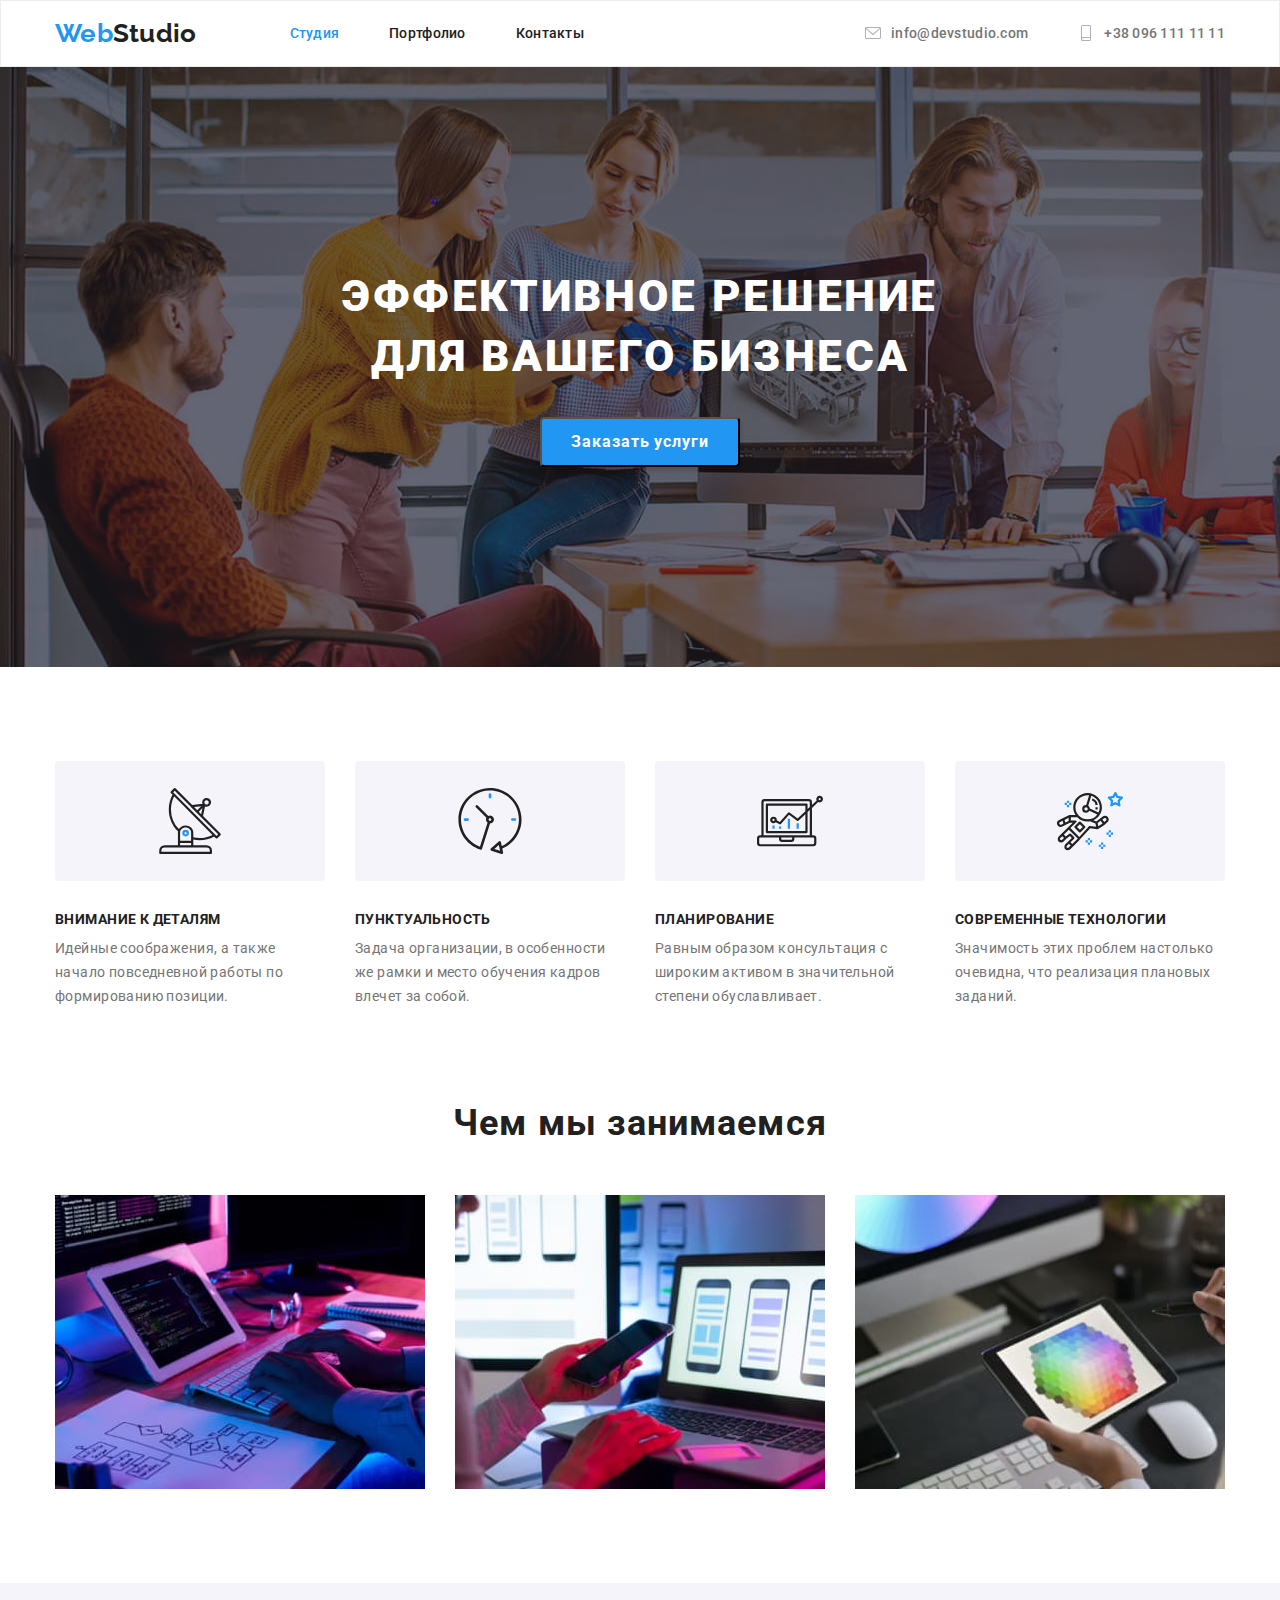
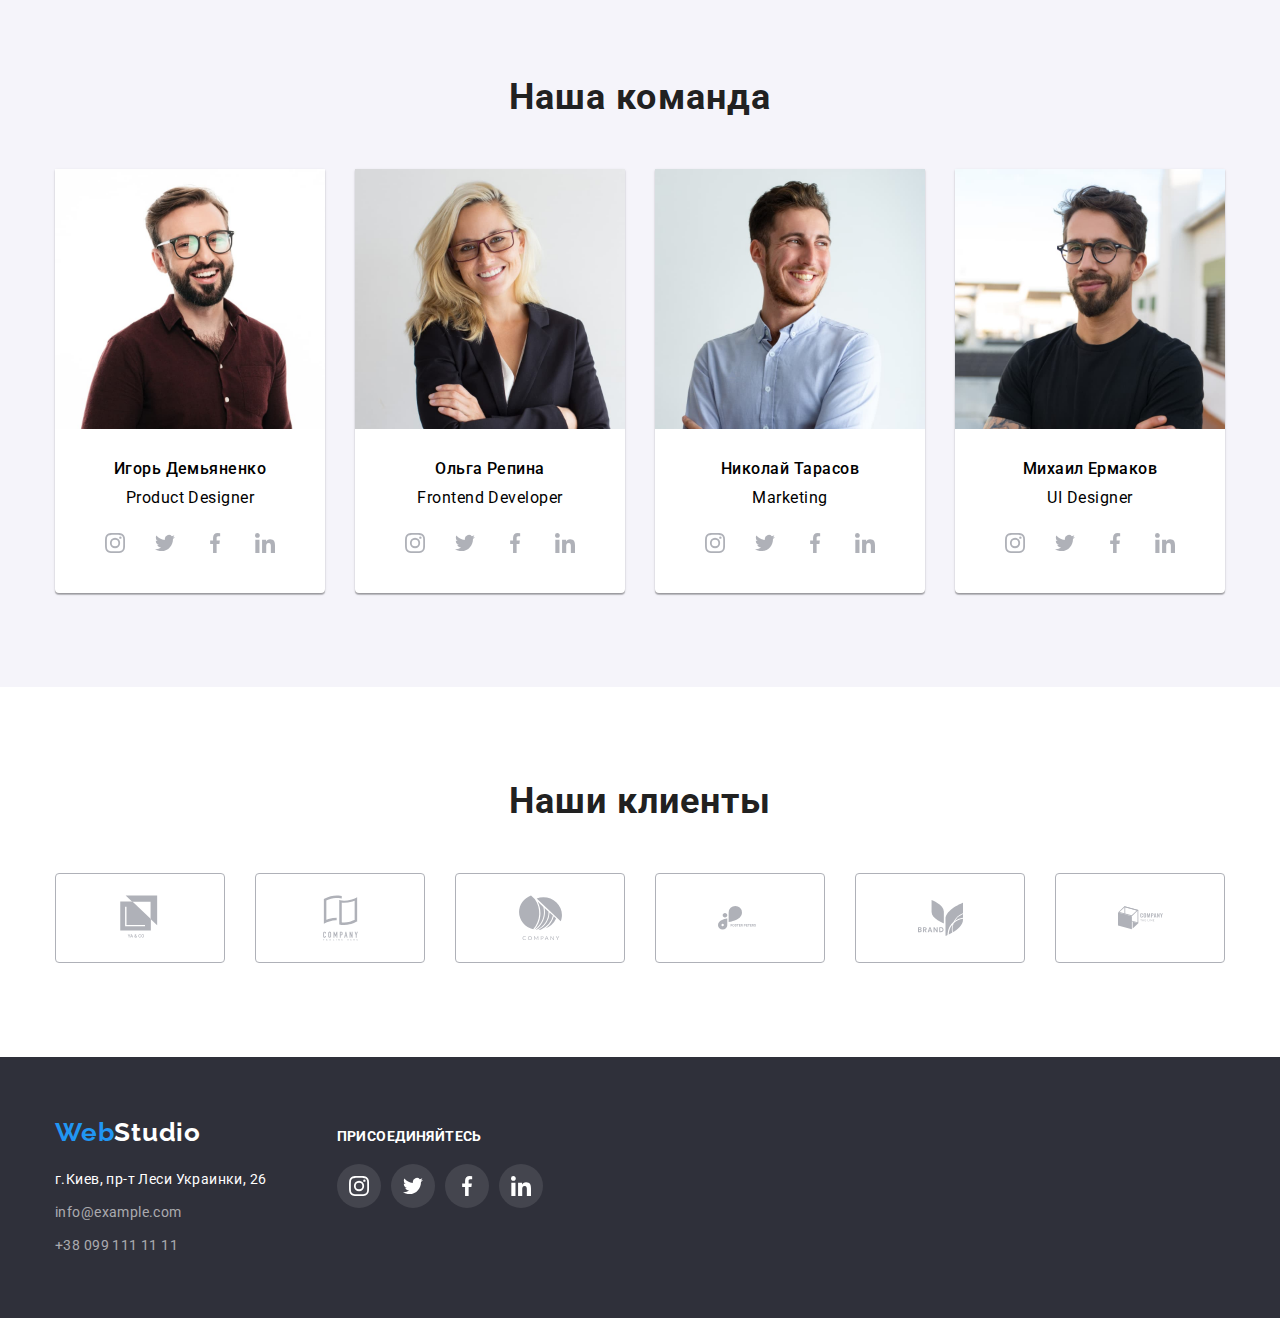
<file: index.html>
<!DOCTYPE html>
<html lang="en">
<head>
    <meta charset="UTF-8">
    <meta name="viewport" content="width=device-width, initial-scale=1.0">
    <title>WebStudio</title>
    <link rel="stylesheet" href="https://cdnjs.cloudflare.com/ajax/libs/modern-normalize/1.0.0/modern-normalize.min.css">
    <link rel="preconnect" href="https://fonts.gstatic.com">
    <link href="https://fonts.googleapis.com/css2?family=Raleway:wght@700&family=Roboto:wght@400;500;700;900&display=swap" rel="stylesheet">
    <link rel="stylesheet" href="./css/style.css">
</head>
<body>

    
    <header class="header">
        <div class="container inline-header">
            <a class="logo-header" href="./index.html"><span>Web</span>Studio</a>
            <nav class="header-navigation">    
                <ul class="nav-menu"> 
                    <li class="nav-menu-item"><a class="nav-link" href="./index.html"><span class="active">Студия</span></a></li>
                    <li class="nav-menu-item"><a class="nav-link" href="./portfolio.html">Портфолио</a></li>
                    <li class="nav-menu-item"><a class="nav-link" href="">Контакты</a></li>
                </ul>
            </nav>    
            <ul class="header-contacts">    
                <li class="header-contacts-item">  
                    <a href="mailto:info@devstudio.com" class="header-mail-link">
                        <svg class="header-icon" width="16" height="16">
                            <use href="./img/sprite.svg#mail"></use>
                        </svg>
                        info@devstudio.com
                    </a>
                </li>
                <li class="header-contacts-item"> 
                    <a href="tel:+380961111111" class="header-tel-link">
                        <svg class="header-icon" width="16" height="16">
                            <use  href="./img/sprite.svg#tel" ></use>
                        </svg>
                        +38 096 111 11 11
                    </a>
                </li>
            </ul>
        </div>    
    </header>

    
    <main>        
        <section class="hero">
        <div class="hero-container">    
            <h1 class="hero-header">Эффективное решение для вашего бизнеса</h1>
            <button type="button" class="hero-button">Заказать услуги</button>    
        </div>
        </section>


        <section class="feature">
            <ul class="feature-list container">
                <li class="feature-list-item">
                    <div class="feature-list-sprite">
                        <svg class="feature-list-icon" width="66" height="70">
                            <use href="./img/sprite.svg#antenna"></use>
                        </svg>
                    </div>
                    <h2>Внимание к деталям</h2>
                    <p>Идейные соображения, а также начало повседневной работы по формированию позиции.</p>
                </li>
                <li class="feature-list-item punctuality">
                    <div class="feature-list-sprite">
                        <svg class="feature-list-icon" width="66" height="70">
                            <use href="./img/sprite.svg#clock"></use>
                        </svg>
                    </div>
                    <h2>Пунктуальность</h2>
                    <p>Задача организации, в особенности же рамки и место обучения кадров влечет за собой.</p>
                </li>
                <li class="feature-list-item planning">
                    <div class="feature-list-sprite">
                        <svg class="feature-list-icon" width="66" height="70">
                            <use href="./img/sprite.svg#diagram"></use>
                        </svg>
                    </div>
                    <h2>Планирование</h2>
                    <p>Равным образом консультация с широким активом в значительной степени обуславливает.</p>
                </li>
                <li class="feature-list-item modern-technologies">
                    <div class="feature-list-sprite">
                        <svg class="feature-list-icon" width="66" height="70">
                            <use href="./img/sprite.svg#astronaut"></use>
                        </svg>
                    </div>
                    <h2>Современные технологии</h2>
                    <p>Значимость этих проблем настолько очевидна, что реализация плановых заданий.</p>
                </li>
            </ul>
        </section>


        <section class="represent">
            <div class="container">
                <h2 class="rep-team">Чем мы занимаемся</h2>
                <ul class="rep-list">
                    <li class="rep-list-item"><img src="./img/img.jpg" alt="pc" width="370" height="294"></li>
                    <li class="rep-list-item"><img src="./img/img1.jpg" alt="phone" width="370" height="294"></li>
                    <li class="rep-list-item"><img src="./img/img3.jpg" alt="tablet" width="370" height="294"></li>
                </ul>
            </div>
        </section>

    
        <section class="our-team">
            <div class="container">
                <h2 class="rep-team">Наша команда</h2>
                <ul class="our-team-list">
                    <li class="our-team-list-item">
                        <img src="./img/team1.jpg" alt="Игорь Демьяненко" width="270" height="260">
                        <div class="our-team-list-item-description">
                            <h3>Игорь Демьяненко</h3>
                            <p>Product Designer</p>
                            <ul class="soc-list">
                                <li class="soc-list-item">
                                    <a class="soc-link" href="#">
                                        <svg class="soc-link-icon" width="20" height="20">
                                            <use href="./img/sprite.svg#instagram"></use>
                                        </svg>
                                    </a>
                                </li>
                                <li class="soc-list-item">
                                    <a class="soc-link" href="#">
                                        <svg class="soc-link-icon" width="20" height="20">
                                            <use href="./img/sprite.svg#twitter"></use>
                                        </svg>
                                    </a>
                                </li>
                                <li class="soc-list-item">
                                    <a class="soc-link" href="#">
                                        <svg class="soc-link-icon" width="20" height="20">
                                            <use href="./img/sprite.svg#facebook"></use>
                                        </svg>
                                    </a>
                                </li>
                                <li class="soc-list-item">
                                    <a class="soc-link" href="#">
                                        <svg class="soc-link-icon" width="20" height="20">
                                            <use href="./img/sprite.svg#linkedin"></use>
                                        </svg>
                                    </a>
                                </li>
                            </ul>
                        </div>
                    </li>
                    <li class="our-team-list-item">
                        <img src="./img/team2.jpg" alt="Ольга Репина" width="270" height="260">
                        <div class="our-team-list-item-description">    
                            <h3>Ольга Репина</h3>
                            <p>Frontend Developer</p>
                            <ul class="soc-list">
                                <li class="soc-list-item">
                                    <a class="soc-link" href="#">
                                        <svg class="soc-link-icon" width="20" height="20">
                                            <use href="./img/sprite.svg#instagram"></use>
                                        </svg>
                                    </a>
                                </li>
                                <li class="soc-list-item">
                                    <a class="soc-link" href="#">
                                        <svg class="soc-link-icon" width="20" height="20">
                                            <use href="./img/sprite.svg#twitter"></use>
                                        </svg>
                                    </a>
                                </li>
                                <li class="soc-list-item">
                                    <a class="soc-link" href="#">
                                        <svg class="soc-link-icon" width="20" height="20">
                                            <use href="./img/sprite.svg#facebook"></use>
                                        </svg>
                                    </a>
                                </li>
                                <li class="soc-list-item">
                                    <a class="soc-link" href="#">
                                        <svg class="soc-link-icon" width="20" height="20">
                                            <use href="./img/sprite.svg#linkedin"></use>
                                        </svg>
                                    </a>
                                </li>
                            </ul>
                        </div>
                    </li>
                    <li class="our-team-list-item">
                        <img src="./img/team3.jpg" alt="Николай Тарасов" width="270" height="260">
                        <div class="our-team-list-item-description">    
                            <h3>Николай Тарасов</h3>
                            <p>Marketing</p>
                            <ul class="soc-list">
                                <li class="soc-list-item">
                                    <a class="soc-link" href="#">
                                        <svg class="soc-link-icon" width="20" height="20">
                                            <use href="./img/sprite.svg#instagram"></use>
                                        </svg>
                                    </a>
                                </li>
                                <li class="soc-list-item">
                                    <a class="soc-link" href="#">
                                        <svg class="soc-link-icon" width="20" height="20">
                                            <use href="./img/sprite.svg#twitter"></use>
                                        </svg>
                                    </a>
                                </li>
                                <li class="soc-list-item">
                                    <a class="soc-link" href="#">
                                        <svg class="soc-link-icon" width="20" height="20">
                                            <use href="./img/sprite.svg#facebook"></use>
                                        </svg>
                                    </a>
                                </li>
                                <li class="soc-list-item">
                                    <a class="soc-link" href="#">
                                        <svg class="soc-link-icon" width="20" height="20">
                                            <use href="./img/sprite.svg#linkedin"></use>
                                        </svg>
                                    </a>
                                </li>
                            </ul>
                        </div>
                    </li>
                    <li class="our-team-list-item">
                        <img src="./img/team4.jpg" alt="Михаил Ермаков" width="270" height="260">
                        <div class="our-team-list-item-description">    
                            <h3>Михаил Ермаков</h3>
                            <p>UI Designer</p>
                            <ul class="soc-list">
                                <li class="soc-list-item">
                                    <a class="soc-link" href="#">
                                        <svg class="soc-link-icon" width="20" height="20">
                                            <use href="./img/sprite.svg#instagram"></use>
                                        </svg>
                                    </a>
                                </li>
                                <li class="soc-list-item">
                                    <a class="soc-link" href="#">
                                        <svg class="soc-link-icon" width="20" height="20">
                                            <use href="./img/sprite.svg#twitter"></use>
                                        </svg>
                                    </a>
                                </li>
                                <li class="soc-list-item">
                                    <a class="soc-link" href="#">
                                        <svg class="soc-link-icon" width="20" height="20">
                                            <use href="./img/sprite.svg#facebook"></use>
                                        </svg>
                                    </a>
                                </li>
                                <li class="soc-list-item">
                                    <a class="soc-link" href="#">
                                        <svg class="soc-link-icon" width="20" height="20">
                                            <use href="./img/sprite.svg#linkedin"></use>
                                        </svg>
                                    </a>
                                </li>
                            </ul>
                        </div>
                    </li>
                </ul>
            </div>    
        </section>


        <section class="clients">
            <h2 class="rep-team">Наши клиенты</h2>
            <div class="container">
                <ul class="client-list">
                    <li class="client-item">
                        <a class="client-item-link" href="#">
                            <svg class="client-item-icon">
                                <use href="./img/sprite.svg#logo-1"></use>
                            </svg>
                        </a>
                    </li>
                    <li class="client-item">
                        <a class="client-item-link" href="#">
                            <svg class="client-item-icon">
                                <use href="./img/sprite.svg#logo-2"></use>
                            </svg>
                        </a>
                    </li>
                    <li class="client-item">
                        <a class="client-item-link" href="#">
                            <svg class="client-item-icon">
                                <use href="./img/sprite.svg#logo-3"></use>
                            </svg>
                        </a>
                    </li>
                    <li class="client-item">
                        <a class="client-item-link" href="#">
                            <svg class="client-item-icon">
                                <use href="./img/sprite.svg#logo-4"></use>
                            </svg>
                        </a>
                    </li>
                    <li class="client-item">
                        <a class="client-item-link" href="#">
                            <svg class="client-item-icon">
                                <use href="./img/sprite.svg#logo-5"></use>
                            </svg>
                        </a>
                    </li>
                    <li class="client-item">
                        <a class="client-item-link" href="#">
                            <svg class="client-item-icon">
                                <use href="./img/sprite.svg#logo-6"></use>
                            </svg>
                        </a>
                    </li>
                </ul>
            </div>
        </section>


    </main>
    <footer class="footer">
        <div class="container footer-inline">
            <div>
                <a class="footer-logo" href="./index.html"><span>Web</span>Studio</a>
                <address class="address">г.Киев, пр-т Леси Украинки, 26</address>  
                <ul class="footer-list">
                    <li class="footer-list-item"><a class="footer-contacts" href="mailto:info@example.com">info@example.com</a></li>
                    <li class="footer-list-item"><a class="footer-contacts" href="tel:+380991111111">+38 099 111 11 11</a></li>
                </ul>
            </div>
            <div class="join-container">
                <span class="join">Присоединяйтесь</span>
                <ul class="join-list">
                    <li class="join-list-item">
                        <a class="join-link" href="#">
                            <svg class="join-link-icon" width="20" height="20">
                                <use href="./img/sprite.svg#instagram"></use>
                            </svg>
                        </a>
                    </li>
                    <li class="join-list-item">
                        <a class="join-link" href="#">
                            <svg class="join-link-icon" width="20" height="20">
                                <use href="./img/sprite.svg#twitter"></use>
                            </svg>
                        </a>
                    </li>
                    <li class="join-list-item">
                        <a class="join-link" href="#">
                            <svg class="join-link-icon" width="20" height="20">
                                <use href="./img/sprite.svg#facebook"></use>
                            </svg>
                        </a>
                    </li>
                    <li class="join-list-item">
                        <a class="join-link" href="#">
                            <svg class="join-link-icon" width="20" height="20">
                                <use href="./img/sprite.svg#linkedin"></use>
                            </svg>
                        </a>
                    </li>
                </ul>
            </div>    
        </div>
    </footer>
</body>
</html>
</file>
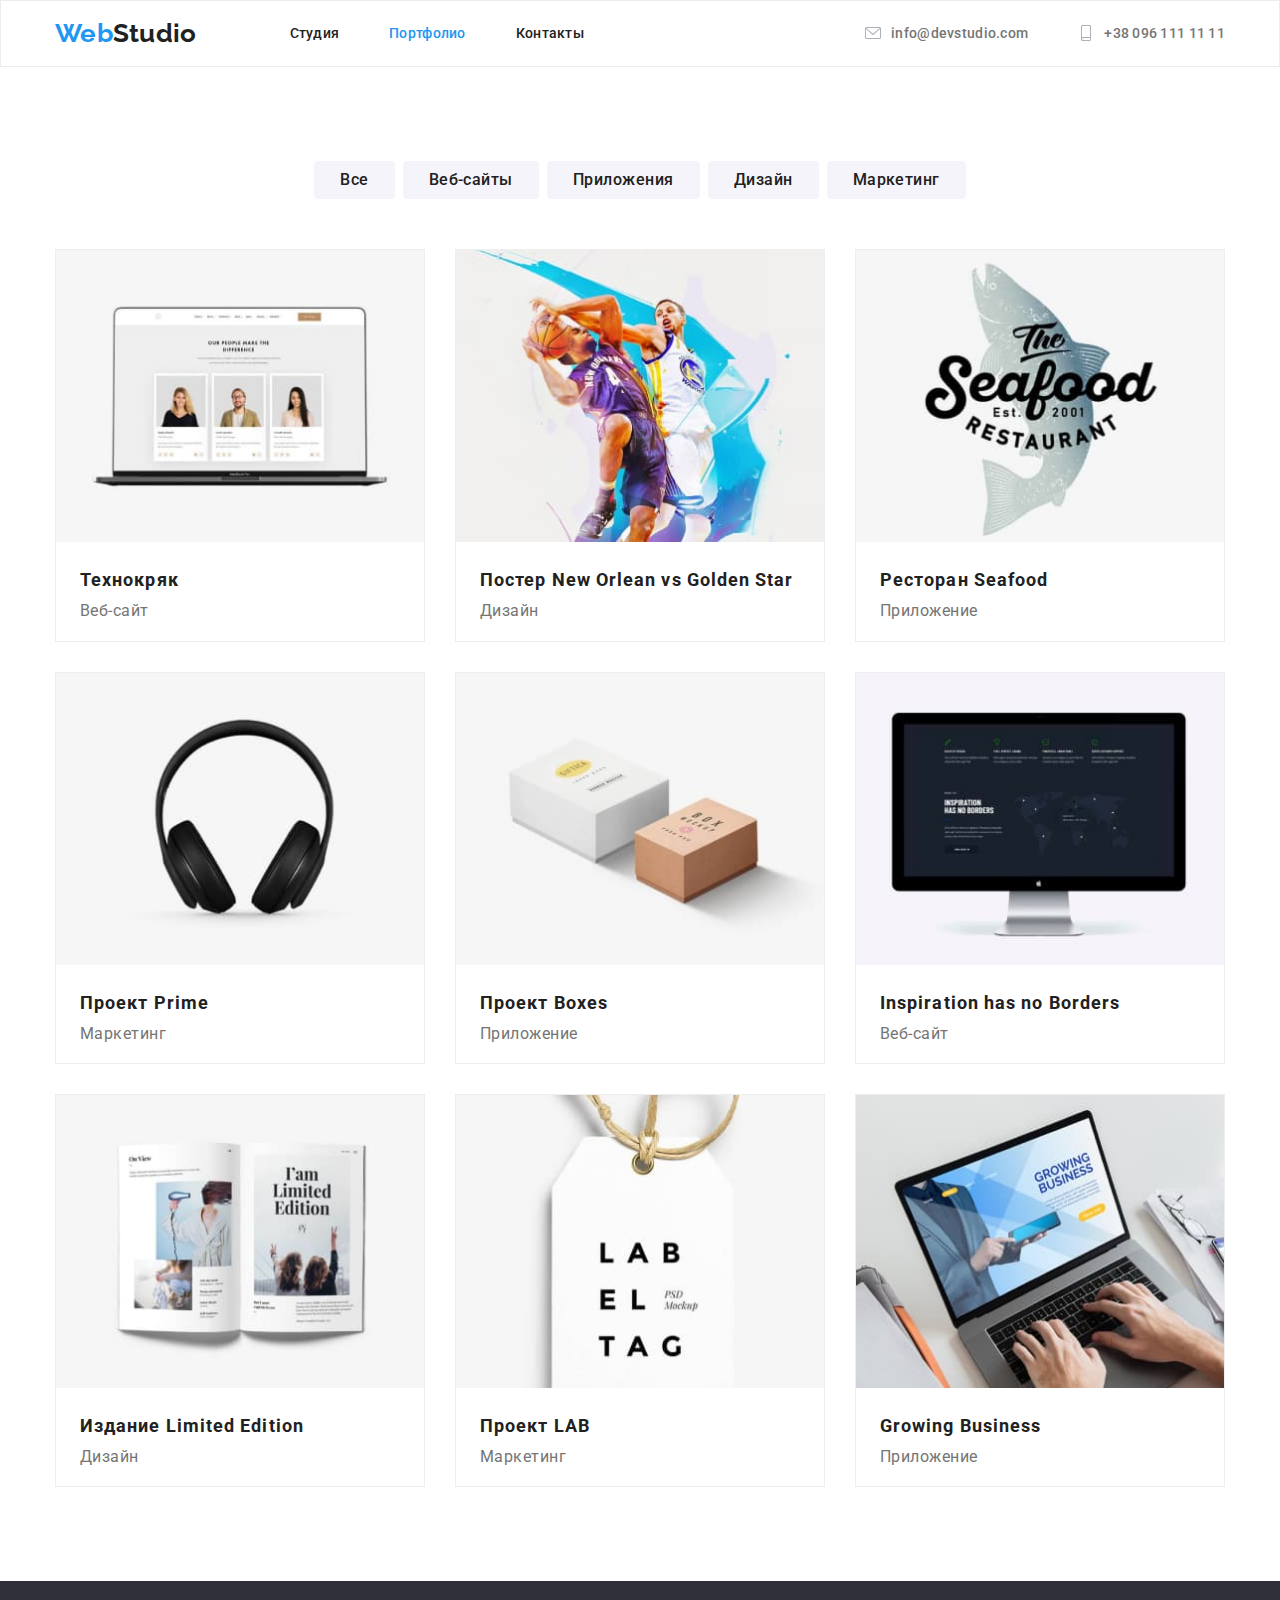
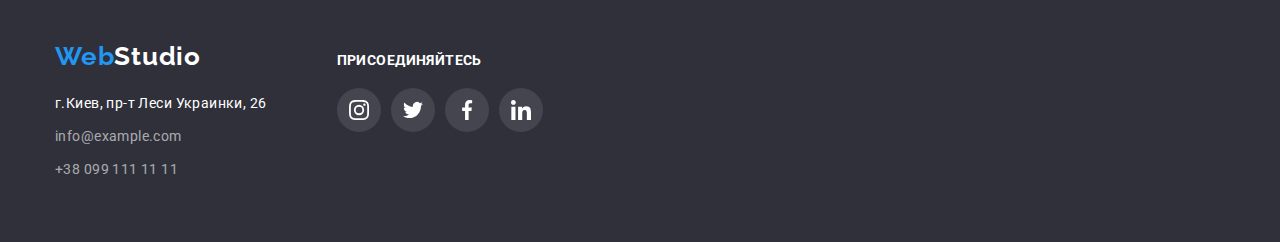
<file: portfolio.html>
<!DOCTYPE html>
<html lang="en">
<head>
    <meta charset="UTF-8">
    <meta name="viewport" content="width=device-width, initial-scale=1.0">
    <title>Portfolio</title>
    <link rel="stylesheet" href="https://cdnjs.cloudflare.com/ajax/libs/modern-normalize/1.0.0/modern-normalize.min.css">
    <link rel="preconnect" href="https://fonts.gstatic.com">
    <link href="https://fonts.googleapis.com/css2?family=Raleway:wght@700&family=Roboto:wght@400;500;700;900&display=swap" rel="stylesheet">
    <link rel="stylesheet" href="./css/style.css">
</head>
<body>
    <header class="header">
        <div class="container inline-header">
            <a class="logo-header" href="./index.html"><span>Web</span>Studio</a>
            <nav class="header-navigation">    
                <ul class="nav-menu"> 
                    <li class="nav-menu-item"><a class="nav-link" href="./index.html">Студия</a></li>
                    <li class="nav-menu-item"><a class="nav-link" href="./portfolio.html"><span class="active">Портфолио</span></a></li>
                    <li class="nav-menu-item"><a class="nav-link" href="">Контакты</a></li>
                </ul>
            </nav>    
            <ul class="header-contacts">    
                <li class="header-contacts-item">  
                    <a href="mailto:info@devstudio.com" class="header-mail-link">
                        <svg class="header-icon" width="16" height="16">
                            <use href="./img/sprite.svg#mail"></use>
                        </svg>
                        info@devstudio.com
                    </a>
                </li>
                <li class="header-contacts-item"> 
                    <a href="tel:+380961111111" class="header-tel-link">
                        <svg class="header-icon" width="16" height="16">
                            <use  href="./img/sprite.svg#tel" ></use>
                        </svg>
                        +38 096 111 11 11
                    </a>
                </li>
            </ul>
        </div>    
    </header>


    <main>
        <section class="our-work">
            <h1 class="visually-hidden">Примеры работ</h1>
            <div class="container">
                <ul class="filter-list">
                    <li class="filter-list-item">       
                        <button type="button" class="filter-button"><span class="filter-button-size">Все</span></button> 
                    </li>    
                    <li class="filter-list-item">
                        <button type="button" class="filter-button"><span class="filter-button-size">Веб-сайты</span></button>
                    </li>
                    <li class="filter-list-item">
                        <button type="button" class="filter-button"><span class="filter-button-size">Приложения</span></button>
                    </li>
                    <li class="filter-list-item">
                        <button type="button" class="filter-button"><span class="filter-button-size">Дизайн</span></button>
                    </li> 
                    <li class="filter-list-item">
                        <button type="button" class="filter-button"><span class="filter-button-size">Маркетинг</span></button>
                    </li>
                </ul>     
                <ul class="work-examples">
                    <li class="work-examples-item">
                        <a class="work-link" href="#">
                            <img src="./img/p1.jpg" alt="Технокряк" width="370" height="294">
                            <div class="work-examples-item-description">    
                                <h2>Технокряк</h2>
                                <p>Веб-сайт</p>
                            </div>
                        </a>    
                    </li>
                    <li class="work-examples-item">
                        <a class="work-link" href="#">
                            <img src="./img/p2.jpg" alt="Постер New Orlean vs Golden Star" width="370" height="294">                  
                            <div class="work-examples-item-description">    
                                <h2>Постер New Orlean vs Golden Star</h2>
                                <p>Дизайн</p>
                            </div>
                        </a>
                    </li>
                    <li class="work-examples-item">
                        <a class="work-link" href="#">
                            <img src="./img/p3.jpg" alt="Ресторан Seafood" width="370" height="294">
                            <div class="work-examples-item-description">    
                                <h2>Ресторан Seafood</h2>
                                <p>Приложение</p>
                            </div>
                        </a>
                    <li class="work-examples-item">
                        <a class="work-link" href="#">
                            <img src="./img/p4.jpg" alt="Проект Prime" width="370" height="294">
                            <div class="work-examples-item-description">    
                                <h2>Проект Prime</h2>                 
                                <p>Маркетинг</p>
                            </div>
                        </a>
                    </li>
                    <li class="work-examples-item">
                        <a class="work-link" href="#">
                            <img src="./img/p5.jpg" alt="Проект Boxes" width="370" height="294">
                            <div class="work-examples-item-description">    
                                <h2>Проект Boxes</h2>                  
                                <p>Приложение</p>
                            </div>
                        </a>
                    </li>
                    <li class="work-examples-item">
                        <a class="work-link" href="#">
                            <img src="./img/p6.jpg" alt="Inspiration has no Borders" width="370" height="294">
                            <div class="work-examples-item-description">    
                                <h2>Inspiration has no Borders</h2>
                                <p>Веб-сайт</p>
                            </div>
                        </a>
                    </li>
                    <li class="work-examples-item">
                        <a class="work-link" href="#">
                            <img src="./img/p7.jpg" alt="Издание Limited Edition" width="370" height="294">
                            <div class="work-examples-item-description">    
                                <h2>Издание Limited Edition</h2>
                                <p>Дизайн</p>
                            </div>
                        </a>
                    </li>
                    <li class="work-examples-item">
                        <a class="work-link" href="#">
                            <img src="./img/p8.jpg" alt="Проект LAB" width="370" height="294">
                            <div class="work-examples-item-description">    
                                <h2>Проект LAB</h2>               
                                <p>Маркетинг</p>
                            </div>
                        </a>
                    </li>
                    <li class="work-examples-item">
                        <a class="work-link" href="#">
                            <img src="./img/p9.jpg" alt="Growing Business" width="370" height="294">
                            <div class="work-examples-item-description">    
                                <h2>Growing Business</h2>              
                                <p>Приложение</p>
                            </div>
                        </a>
                    </li>
                </ul>
            </div>
        </section>
    </main>

    
    <footer class="footer">
        <div class="container footer-inline">
            <div>
                <a class="footer-logo" href="./index.html"><span>Web</span>Studio</a>
                <address class="address">г.Киев, пр-т Леси Украинки, 26</address>  
                <ul class="footer-list">
                    <li class="footer-list-item"><a class="footer-contacts" href="mailto:info@example.com">info@example.com</a></li>
                    <li class="footer-list-item"><a class="footer-contacts" href="tel:+380991111111">+38 099 111 11 11</a></li>
                </ul>
            </div>
            <div class="join-container">
                <h3 class="join">Присоединяйтесь</h3>
                <ul class="join-list">
                    <li class="join-list-item">
                        <a class="join-link" href="#">
                            <svg class="join-link-icon" width="20" height="20">
                                <use href="./img/sprite.svg#instagram"></use>
                            </svg>
                        </a>
                    </li>
                    <li class="join-list-item">
                        <a class="join-link" href="#">
                            <svg class="join-link-icon" width="20" height="20">
                                <use href="./img/sprite.svg#twitter"></use>
                            </svg>
                        </a>
                    </li>
                    <li class="join-list-item">
                        <a class="join-link" href="#">
                            <svg class="join-link-icon" width="20" height="20">
                                <use href="./img/sprite.svg#facebook"></use>
                            </svg>
                        </a>
                    </li>
                    <li class="join-list-item">
                        <a class="join-link" href="#">
                            <svg class="join-link-icon" width="20" height="20">
                                <use href="./img/sprite.svg#linkedin"></use>
                            </svg>
                        </a>
                    </li>
                </ul>
            </div>    
        </div>
    </footer>
</body>
</html>
</file>
<file: css/style.css>
:root {
    --background-color: #FFFFFF;
    --secondary-background-color: #2F303A;
    --accent-color: #2196F3;
    --text-color: #212121;
    --secondary-text-color: #757575;
}

a { text-decoration: none;

}

ul {list-style: none;}

body {
    font-family: 'Roboto', sans-serif;
    font-style: normal;
    font-weight: 500;
    font-size: 14px;
    line-height: 1.142;
    letter-spacing: 0.02em;
    background: var(--background-color);
}

.visually-hidden {
    position: absolute;
    clip: rect(0 0 0 0);
    width: 1px;
    height: 1px;
    margin: -1px;
}

.container {
    width: 1200px;
    margin-left: auto;
    margin-right: auto;
    padding-left: 15px;
    padding-right: 15px;  
}

img {
    display: block;
    max-width: 100%;
    height: auto;
}

/* {
    margin: 0;
    padding: 0;
}*/

/*=============== HEADER ===============*/

.header {
    background-color: var(--background-color);
    border: 1px solid #ECECEC;
   
}

.inline-header {
    display: flex;
    align-items: center;   
}

.logo-header {
    display: inline-block;
    margin-right: 93px;

    font-family: 'Raleway', sans-serif;
    font-style: normal;
    font-weight: 700;
    font-size: 26px;
    line-height: 1.192;

    color: var(--text-color);
}

.logo-header span {
    color: var(--accent-color);
}

.nav-menu {
    display: flex;
    flex-direction: row;
    margin: 0;
    padding: 0;
}

.nav-link {
    display: flex;
    padding-top: 24px;
    padding-bottom: 25px;
}

.nav-menu-item:not(:last-child) {
    margin-right: 50px;
}

.nav-menu a {
    color: var(--text-color);
}

.nav-menu :hover,
.nav-menu :focus {
    color: var(--accent-color);
}

.nav-menu .active {
    color: var(--accent-color);
}

.header-contacts{
    display: flex;
    justify-content: center;
    margin-top: 0;
    margin-bottom: 0;
    margin-right: 0;
    margin-left: auto;
    padding: 0;
}

.header-icon {
    margin-right: 10px;
}

.header-mail-link{
    display: flex;
    fill: #AFB1B8; 
    padding-top: 24px;
    padding-bottom: 25px;  
}
.header-tel-link {
    display: flex;
    fill: #AFB1B8;
    padding-top: 24px;
    padding-bottom: 25px;
}

.header-contacts-item:not(:last-child){
    margin-right: 50px;
}

.header-contacts a {
    color: var(--secondary-text-color);
}

.header-contacts-item :hover,
.header-contacts-item :focus {
    color: var(--accent-color);
    fill: currentColor;
}

/*=============== END HEADER ===============*/



/*=============== HERO ===============*/

.hero {
    padding-top: 200px;
    padding-bottom: 200px;
    margin-left: auto;
    margin-right: auto;
    max-width: 1600px;
    max-height: 600px;
    background-color: #2F303A;
    background-image: linear-gradient(
        to right,
        rgba(47, 48, 58, 0.4),
        rgba(47, 48, 58, 0.4)
        ), 
        url(../img/hero.jpg);
}

.hero-container{
    width: 696px;
    margin-top: 0;
    margin-bottom: 0;
    margin-left: auto;
    margin-right: auto;
    text-align: center;
}

.hero-header {
    margin: 0;

    font-family: 'Roboto', sans-serif;
    font-style: normal;
    font-weight: 900;
    font-size: 44px;
    line-height: 1.363;
    letter-spacing: 0.06em;
    text-transform: uppercase;
    color: var(--background-color);
}

.hero-button {
    margin-top: 30px;
    width: 200px;
    height: 50px;

    font-family: 'Roboto', sans-serif;
    font-style: normal;
    font-weight: 700;
    font-size: 16px;
    line-height: 1.875;
    letter-spacing: 0.06em;
    text-align: center;
    border-radius: 4px;
    cursor: pointer;
    color: var(--background-color);
    background-color: var(--accent-color);
    box-shadow: 0px 4px 4px rgba(0, 0, 0, 0.15);
}

/*=============== END HERO ===============*/

/*=============== FEATURE ===============*/

.feature {
    padding-top: 94px;
}

.feature-list{
    display: flex;
    justify-content: center;
    margin: 0;
    margin-left: auto;
    margin-right: auto;
    padding-bottom: 0;
}

.feature-list-item:not(:last-child){
    margin-right: 30px;
}

.feature-list-sprite {
    width: 270px;
    height: 120px;
    display: flex;
    justify-content: center;
    align-items: center;
    background: #F5F4FA;
    border-radius: 4px;
}

.feature h2 {
    width: 270px;
    margin: 0;
    padding: 0;
    margin-top: 30px;

    font-family: 'Roboto', sans-serif;
    font-style: normal;
    font-weight: 700;
    font-size: 14px;
    line-height: 1.142;
    letter-spacing: 0.03em;
    text-transform: uppercase;
    color: var(--text-color);
}

.feature p {
    width: 270px;
    margin: 0;
    padding: 0;
    margin-top: 10px;

    font-family: 'Roboto', sans-serif;
    font-style: normal;
    font-weight: 400;
    font-size: 14px;
    line-height: 1.714;
    letter-spacing: 0.03em;
    color: var(--secondary-text-color);
}

/*=============== END FEATURE ===============*/

/*=============== REPRESENT ===============*/

.represent {
    padding-top: 94px;
    padding-bottom: 94px;
}

.rep-team {
    margin: 0;
    padding: 0;
    margin-bottom: 50px;
    
    font-family: 'Roboto', sans-serif;
    font-style: normal;
    font-weight: 700;
    font-size: 36px;
    line-height: 1.166;
    text-align: center;
    letter-spacing: 0.03em;
    color: var(--text-color);
}

.rep-list {
    display: flex;
    margin: 0;
    padding: 0;
}

.rep-list-item:not(:last-child) {
    margin-right: 30px;
}

/*=============== END REPRESENT ===============*/

/*=============== OUR TEAM ===============*/

.our-team {
    background: #F5F4FA;
    padding-top: 94px;
    padding-bottom: 94px;
}

.our-team-list {
    display: flex;
    margin: 0;
    padding: 0;
   
}

.our-team-list-item-description {
    padding-top: 30px;
    padding-bottom: 30px;
    padding-left: 30px;
    padding-right: 30px;
}

.our-team-list h3 {
    margin: 0;
    padding: 0;

    font-family: 'Roboto', sans-serif;
    font-style: normal;
    font-weight: 500;
    font-size: 16px;
    line-height: 1.187;
    text-align: center;
    letter-spacing: 0.03em;
}

.our-team-list p {
    margin: 0;
    padding: 0;
    margin-top: 10px;
    
    font-family: 'Roboto', sans-serif;
    font-style: normal;
    font-weight: 400;
    font-size: 16px;
    line-height: 1.187;
    text-align: center;
    letter-spacing: 0.03em;
}

.our-team-list-item {
    width: 270px;
    
    background-color: var(--background-color);
    box-shadow: 0px 1px 3px rgba(0, 0, 0, 0.12),
                0px 1px 1px rgba(0, 0, 0, 0.14), 
                0px 2px 1px rgba(0, 0, 0, 0.2);
    border-radius: 0px 0px 4px 4px;
}

.our-team-list-item:not(:last-child) {
    margin-right: 30px;
}
.soc-list {
    display: flex;
    justify-content: center;
    margin: 0;
    padding: 0;
    margin-top: 16px;
}

.soc-list-item {
    display: flex;
}

.soc-link {
    display: flex;
    justify-content: center;
    align-items: center;
    width: 40px;
    height: 40px;
    border-radius: 50%;
    background-color: var(--background-color);
    fill: #AFB1B8;
}
.soc-list-item:not(:last-child){
    margin-right: 10px;
}
.soc-link:hover,
.soc-link:focus {
    background-color: var(--accent-color);
    fill: var(--background-color);
}
/*=============== END OUR TEAM ===============*/

/*=============== CLIENT ===============*/

.clients{
    padding-top: 94px;
    padding-bottom: 94px;
}

.client-list{
    display: flex;
    margin: 0;
    padding: 0;
}

.client-item:not(:last-child) {
    margin-right: 30px;
}

.client-item-icon {
    width: 45px;
    height: 50px;
}

.client-item-link {
    width: 170px;
    height: 90px;
    display: flex;
    justify-content: center;
    align-items: center;
    border: 1px solid #AFB1B8;
    border-radius: 4px;
    fill: #AFB1B8;
}

.client-item-link:hover,
.client-item-link:focus {
    border: 1px solid var(--accent-color);
    fill: var(--accent-color);
}

/*=============== END CLIENT ===============*/

/*=============== FOOTER ===============*/

.footer {
    background-color: var(--secondary-background-color);
    padding-top: 60px;
    padding-bottom: 60px;
}

.footer-logo {
    display: block;
    

    font-family: 'Raleway', sans-serif;
    font-style: normal;
    font-weight: 700;
    font-size: 26px;
    line-height: 1.192;
    letter-spacing: 0.03em;
    color: var(--background-color);
}

.footer-logo span {
    color: var(--accent-color);
}

.address {
    margin-top: 20px;

    font-family: 'Roboto', sans-serif;
    font-style: normal;
    font-weight: normal;
    font-size: 14px;
    line-height: 1.714;
    letter-spacing: 0.03em;
    color: var(--background-color);
}

.footer-list {
    padding: 0;
    margin: 0;
    margin-top: 9px;
}

.footer-list :not(:last-child) {
    margin-bottom: 9px;
}

.footer-contacts {
    font-family: 'Roboto', sans-serif;
    font-style: normal;
    font-weight: normal;
    font-size: 14px;
    line-height: 1.714;
    letter-spacing: 0.03em;
    color: rgba(255, 255, 255, 0.6);
}

.footer-contacts:focus,
.footer-contacts:hover {
    color: var(--accent-color);
}

.footer-inline {
    display: flex;
    align-items: baseline;
}

.join-container {
    display: flex;
    flex-direction: column;
    justify-content: flex-end;
    margin-left: 70px;
}

.join {
    margin: 0;
    padding: 0;

    font-style: normal;
    font-weight: bold;
    font-size: 14px;
    line-height: 1.142;
    letter-spacing: 0.03em;
    text-transform: uppercase;

    color: #FFFFFF;
}

.join-list {
    display: flex;
    margin: 0;
    margin-top: 20px;
    padding: 0;
}

.join-list-item {
    margin-right: 10px;
    width: 44px;
    height: 44px;
    
}

.join-link{
    display: flex;
    justify-content: center;
    align-items: center;
    width: 100%;
    height: 100%;
    background-color: rgba(255, 255, 255, 0.1);
    border-radius: 50%; 
    fill: #FFFFFF;
}

.join-link:hover,
.join-link:focus {
    background-color: var(--accent-color);
    border-radius: 50%;
}

/*=============== END FOOTER ===============*/

/*=============== MAIN PORTFOLIO ===============*/

.our-work {
    padding-top: 94px;
    padding-bottom: 94px;
}

.filter-list {
    display: flex;
    justify-content: center;
    margin: 0;
    padding: 0;
    margin-bottom: 50px;
}

.filter-list-item:not(:last-child) {
    margin-right: 8px;
}

.filter-button {
    width: fit-content;
    height: 38px;
    
    font-family: 'Roboto', sans-serif;
    font-style: normal;
    font-weight: 500;
    font-size: 16px;
    letter-spacing: 0.03em;
    color: var(--text-color);
    background: #F5F4FA;
    border-radius: 4px;
    cursor: pointer;
    border: none;
    white-space: nowrap;

    border-radius: 4px;
}

.filter-button:hover,
.filter-button:focus {
    color: var(--background-color);
    background: #2196F3;
    box-shadow: 0px 3px 1px rgba(0, 0, 0, 0.1), 
                0px 1px 2px rgba(0, 0, 0, 0.08), 
                0px 2px 2px rgba(0, 0, 0, 0.12);
}

.filter-button-size {
    padding-top: 6px;
    padding-bottom: 6px;
    padding-left: 20px;
    padding-right: 20px;
}

.work-examples {
   display: flex;
   flex-wrap: wrap;
   margin: 0;
   padding: 0;
   
}

.work-examples-item {
    display: flex;
    width: 370px;
    margin-right: 30px;
    margin-bottom: 30px;
    background-color: #FFFFFF;
    border: 1px solid #EEEEEE;
}

.work-examples-item:nth-child(3n) {
    margin-right: 0;
}

.work-examples-item:nth-last-child(-n + 3) {
    margin-bottom: 0;
}
.work-link:hover,
.work-link:focus {
    box-shadow: 0px 1px 3px rgba(0, 0, 0, 0.12), 0px 1px 1px rgba(0, 0, 0, 0.14), 0px 2px 1px rgba(0, 0, 0, 0.2);
}

.work-examples-item-description {
    padding-top: 20px;
    padding-bottom: 20px;
    padding-left: 24px;
    padding-right: 24px;
}

.work-examples h2 {
    margin: 0;
    margin-bottom: 4px;
    
    font-family: 'Roboto', sans-serif;
    font-style: normal;
    font-weight: 700;
    font-size: 18px;
    line-height: 2;
    letter-spacing: 0.06em;
    color: var(--text-color);
}

.work-examples p {
    margin: 0;
    padding: 0;
    
    font-family: 'Roboto', sans-serif;
    font-style: normal;
    font-weight: 400;
    font-size: 16px;
    line-height: 1,875;
    letter-spacing: 0.03em;
    color: var(--secondary-text-color);
}

/*=============== END MAIN PORTFOLIO ===============*/
</file>
